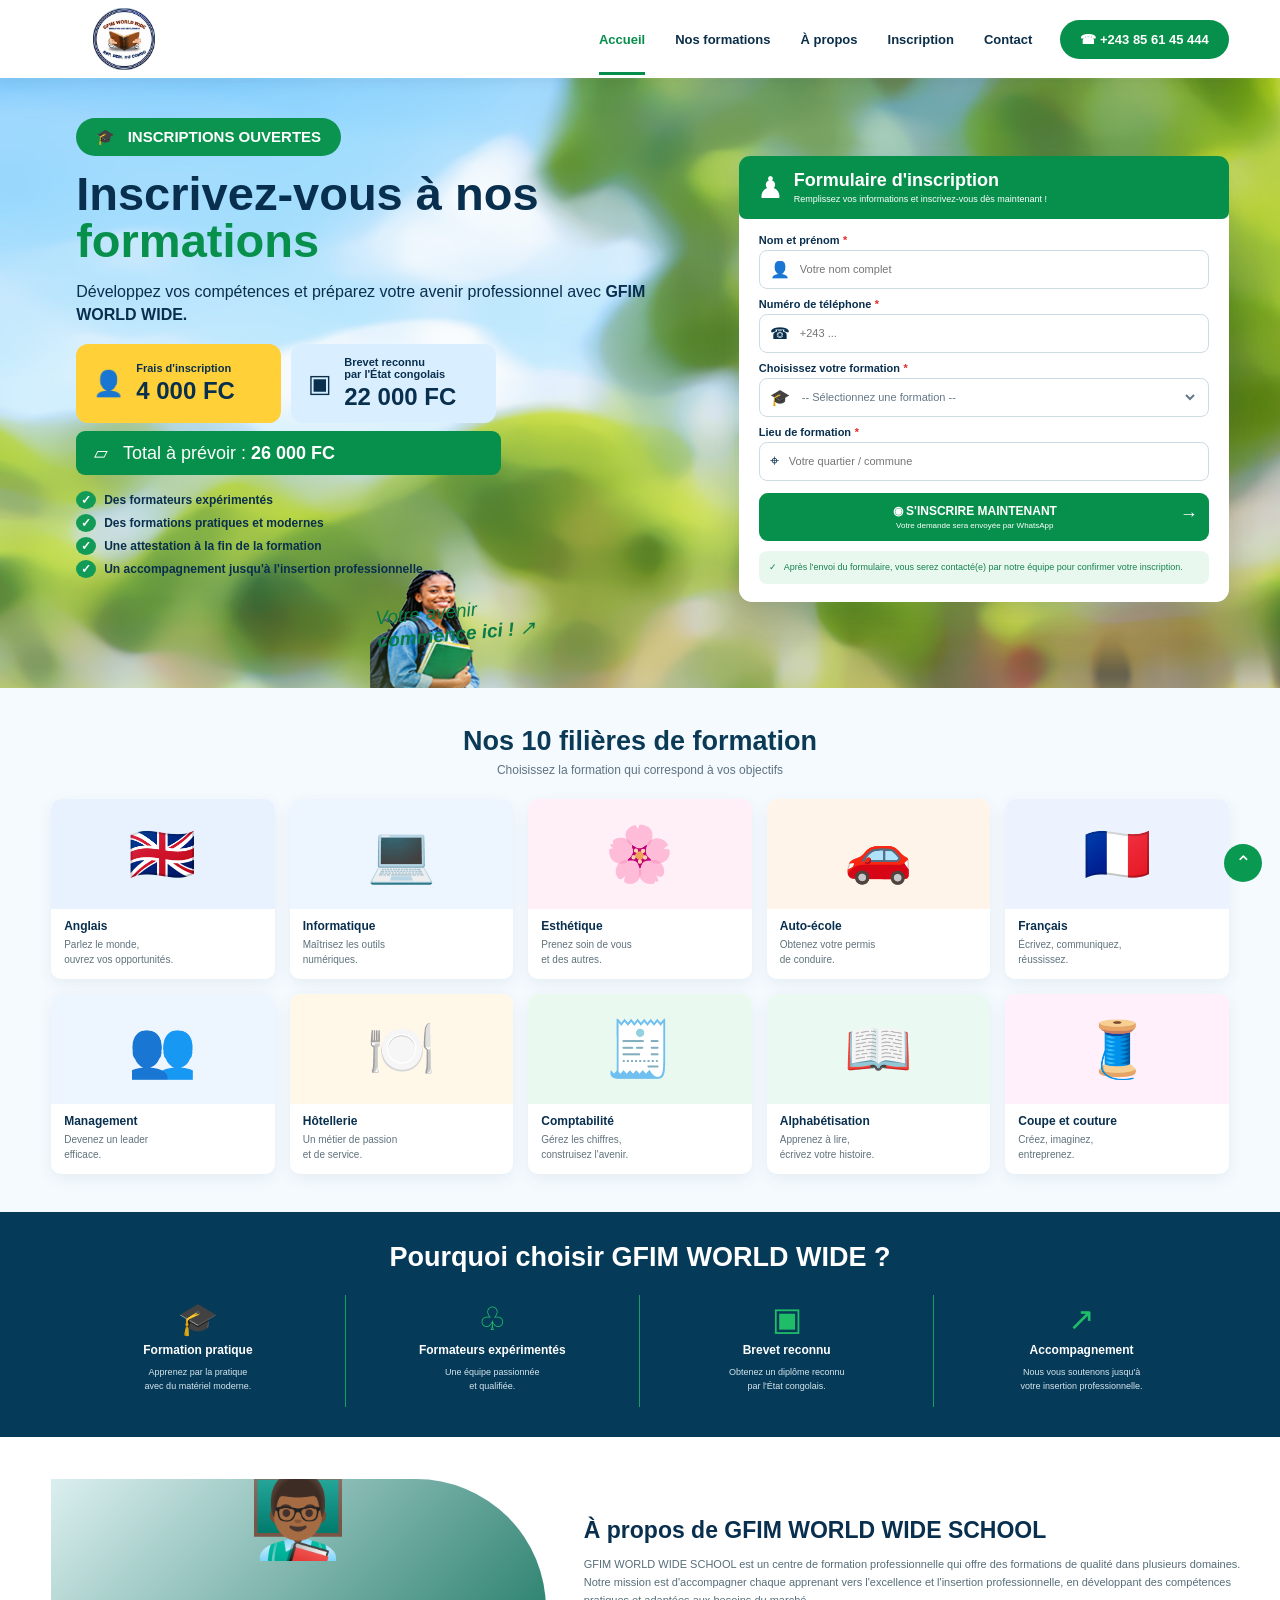
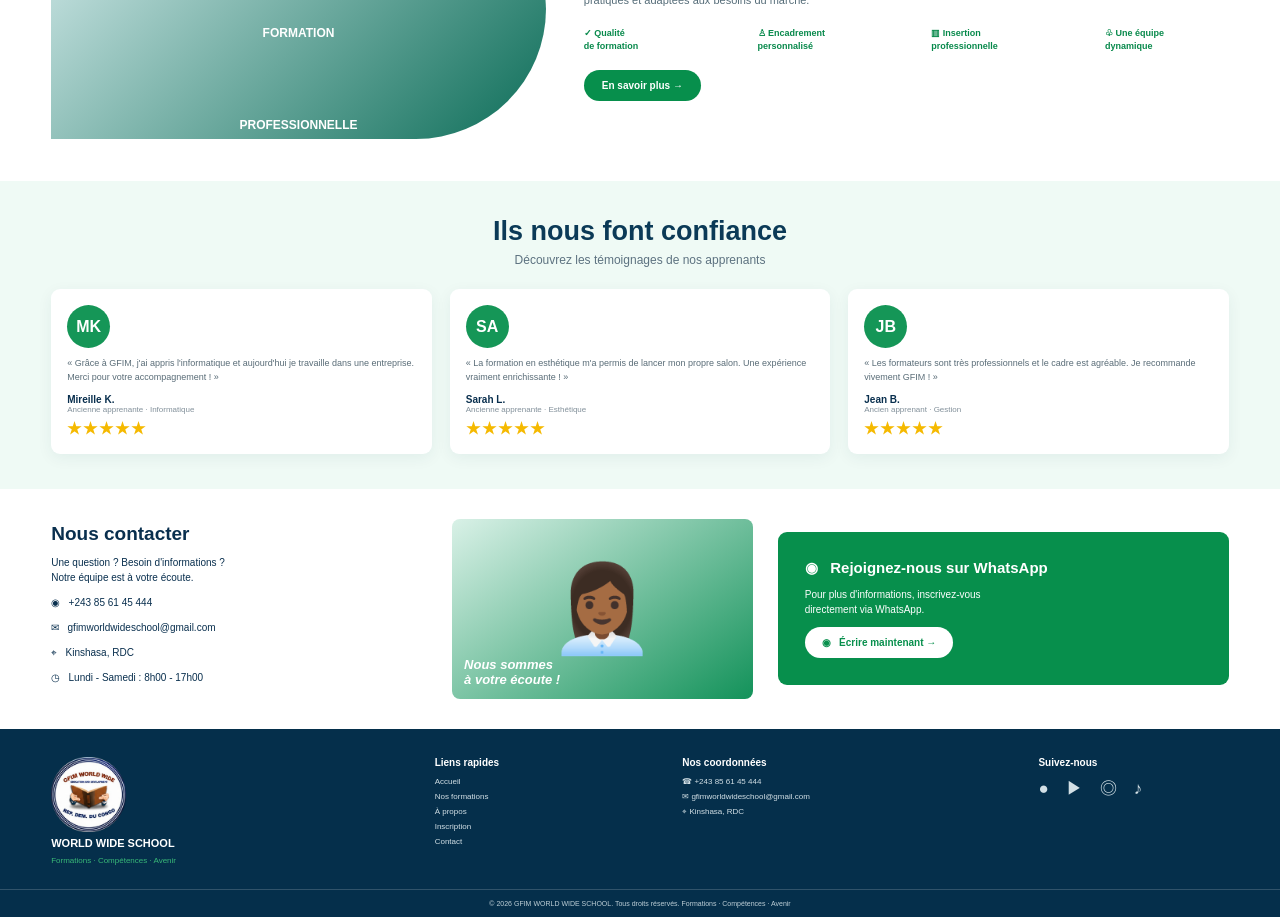
<file: inscription.html>
<!DOCTYPE html>
<html lang="fr">
<head>
<meta charset="UTF-8">
<meta name="viewport" content="width=device-width, initial-scale=1.0">
<title>GFIM WORLD WIDE SCHOOL — Inscription</title>
<link rel="stylesheet" href="css/style_Inscript.css">
</head>
<body>

<header class="header">
  <div class="container header-inner">
    <a href="#" class="logo">
      <img class="site-logo" src="assets/gfim-logo.png" alt="GFIM World Wide - Education and Development">
    </a>

    <nav>
      <a class="active" href="index.html">Accueil</a>
      <a href="#formations">Nos formations</a>
      <a href="#apropos">À propos</a>
      <a href="#inscription">Inscription</a>
      <a href="#contact">Contact</a>
    </nav>

    <a class="whatsapp-top" href="https://wa.me/243856145444" target="_blank">
      ☎ +243 85 61 45 444
    </a>

    <button class="menu" aria-label="Menu">☰</button>
  </div>
</header>

<main>
<section id="accueil" class="hero">
  <div class="hero-bg"></div>
  <div class="container hero-grid">

    <div class="hero-content">
      <div class="badge">🎓 &nbsp; INSCRIPTIONS OUVERTES</div>
      <h1>Inscrivez-vous à nos <span>formations</span></h1>
      <p class="intro">Développez vos compétences et préparez votre avenir professionnel avec <b>GFIM WORLD WIDE.</b></p>

      <div class="prices">
        <div class="price inscription-price">
          <div class="price-icon">👤</div>
          <div><small>Frais d'inscription</small><strong>4 000 FC</strong></div>
        </div>
        <div class="price brevet-price">
          <div class="price-icon">▣</div>
          <div><small>Brevet reconnu<br>par l'État congolais</small><strong>22 000 FC</strong></div>
        </div>
      </div>

      <div class="total">▱ &nbsp; Total à prévoir : <b>26 000 FC</b></div>

      <ul class="advantages">
        <li>Des formateurs expérimentés</li>
        <li>Des formations pratiques et modernes</li>
        <li>Une attestation à la fin de la formation</li>
        <li>Un accompagnement jusqu'à l'insertion professionnelle</li>
      </ul>

      <div class="future">Votre avenir<br><b>commence ici !</b> ↗</div>
    </div>

    <div class="form-card" id="inscription">
      <div class="form-title">
        <span>♟</span>
        <div>
          <h2>Formulaire d'inscription</h2>
          <p>Remplissez vos informations et inscrivez-vous dès maintenant !</p>
        </div>
      </div>

      <form id="registrationForm">
        <label>Nom et prénom <i>*</i></label>
        <div class="field"><span>👤</span><input id="name" required placeholder="Votre nom complet"></div>

        <label>Numéro de téléphone <i>*</i></label>
        <div class="field"><span>☎</span><input id="phone" required placeholder="+243 ..."></div>

        <label>Choisissez votre formation <i>*</i></label>
        <div class="field"><span>🎓</span>
          <select id="course" required>
            <option value="">-- Sélectionnez une formation --</option>
            <option>Anglais</option>
            <option>Informatique</option>
            <option>Esthétique</option>
            <option>Auto-école</option>
            <option>Français</option>
            <option>Management</option>
            <option>Hôtellerie</option>
            <option>Comptabilité</option>
            <option>Alphabétisation</option>
            <option>Coupe et couture</option>
          </select>
        </div>

        <label>Lieu de formation <i>*</i></label>
        <div class="field"><span>⌖</span><input id="location" required placeholder="Votre quartier / commune"></div>

        <button class="submit" type="submit">
          <span>◉</span> S'INSCRIRE MAINTENANT <b>→</b>
          <small>Votre demande sera envoyée par WhatsApp</small>
        </button>

        <div class="confirmation">
          ✓ &nbsp; Après l'envoi du formulaire, vous serez contacté(e) par notre équipe pour confirmer votre inscription.
        </div>
      </form>
    </div>
  </div>
</section>

<section id="formations" class="formations">
  <div class="container">
    <div class="section-heading">
      <h2>Nos 10 filières de formation</h2>
      <p>Choisissez la formation qui correspond à vos objectifs</p>
    </div>

    <div class="courses">
      <article><div class="course-img english">🇬🇧</div><h3>Anglais</h3><p>Parlez le monde,<br>ouvrez vos opportunités.</p></article>
      <article><div class="course-img computer">💻</div><h3>Informatique</h3><p>Maîtrisez les outils<br>numériques.</p></article>
      <article><div class="course-img beauty">🌸</div><h3>Esthétique</h3><p>Prenez soin de vous<br>et des autres.</p></article>
      <article><div class="course-img driving">🚗</div><h3>Auto-école</h3><p>Obtenez votre permis<br>de conduire.</p></article>
      <article><div class="course-img french">🇫🇷</div><h3>Français</h3><p>Écrivez, communiquez,<br>réussissez.</p></article>
      <article><div class="course-img management">👥</div><h3>Management</h3><p>Devenez un leader<br>efficace.</p></article>
      <article><div class="course-img hotel">🍽️</div><h3>Hôtellerie</h3><p>Un métier de passion<br>et de service.</p></article>
      <article><div class="course-img accounting">🧾</div><h3>Comptabilité</h3><p>Gérez les chiffres,<br>construisez l'avenir.</p></article>
      <article><div class="course-img literacy">📖</div><h3>Alphabétisation</h3><p>Apprenez à lire,<br>écrivez votre histoire.</p></article>
      <article><div class="course-img sewing">🧵</div><h3>Coupe et couture</h3><p>Créez, imaginez,<br>entreprenez.</p></article>
    </div>
  </div>
</section>

<section class="why">
  <div class="container">
    <div class="section-heading light"><h2>Pourquoi choisir GFIM WORLD WIDE ?</h2></div>
    <div class="why-grid">
      <div><span>🎓</span><h3>Formation pratique</h3><p>Apprenez par la pratique<br>avec du matériel moderne.</p></div>
      <div><span>♧</span><h3>Formateurs expérimentés</h3><p>Une équipe passionnée<br>et qualifiée.</p></div>
      <div><span>▣</span><h3>Brevet reconnu</h3><p>Obtenez un diplôme reconnu<br>par l'État congolais.</p></div>
      <div><span>↗</span><h3>Accompagnement</h3><p>Nous vous soutenons jusqu'à<br>votre insertion professionnelle.</p></div>
    </div>
  </div>
</section>

<section id="apropos" class="about">
  <div class="container about-grid">
    <div class="about-photo"><div class="fake-photo">👨🏾‍🏫<br><small>FORMATION<br>PROFESSIONNELLE</small></div></div>
    <div>
      <h2>À propos de GFIM WORLD WIDE SCHOOL</h2>
      <p>GFIM WORLD WIDE SCHOOL est un centre de formation professionnelle qui offre des formations de qualité dans plusieurs domaines. Notre mission est d'accompagner chaque apprenant vers l'excellence et l'insertion professionnelle, en développant des compétences pratiques et adaptées aux besoins du marché.</p>
      <div class="about-points"><span>✓ Qualité<br>de formation</span><span>♙ Encadrement<br>personnalisé</span><span>▥ Insertion<br>professionnelle</span><span>♧ Une équipe<br>dynamique</span></div>
      <a class="green-button" href="#contact">En savoir plus →</a>
    </div>
  </div>
</section>

<section class="testimonials">
  <div class="container">
    <div class="section-heading"><h2>Ils nous font confiance</h2><p>Découvrez les témoignages de nos apprenants</p></div>
    <div class="testimonial-grid">
      <article><div class="avatar">MK</div><p>« Grâce à GFIM, j'ai appris l'informatique et aujourd'hui je travaille dans une entreprise. Merci pour votre accompagnement ! »</p><b>Mireille K.</b><small>Ancienne apprenante · Informatique</small><strong>★★★★★</strong></article>
      <article><div class="avatar">SA</div><p>« La formation en esthétique m'a permis de lancer mon propre salon. Une expérience vraiment enrichissante ! »</p><b>Sarah L.</b><small>Ancienne apprenante · Esthétique</small><strong>★★★★★</strong></article>
      <article><div class="avatar">JB</div><p>« Les formateurs sont très professionnels et le cadre est agréable. Je recommande vivement GFIM ! »</p><b>Jean B.</b><small>Ancien apprenant · Gestion</small><strong>★★★★★</strong></article>
    </div>
  </div>
</section>

<section id="contact" class="contact">
  <div class="container contact-grid">
    <div>
      <h2>Nous contacter</h2>
      <p>Une question ? Besoin d'informations ?<br>Notre équipe est à votre écoute.</p>
      <p>◉ &nbsp; +243 85 61 45 444</p>
      <p>✉ &nbsp; gfimworldwideschool@gmail.com</p>
      <p>⌖ &nbsp; Kinshasa, RDC</p>
      <p>◷ &nbsp; Lundi - Samedi : 8h00 - 17h00</p>
    </div>
    <div class="contact-photo">👩🏾‍💼<span>Nous sommes<br>à votre écoute !</span></div>
    <div class="wa-box">
      <h3>◉ &nbsp; Rejoignez-nous sur WhatsApp</h3>
      <p>Pour plus d'informations, inscrivez-vous<br>directement via WhatsApp.</p>
      <a href="https://wa.me/243856145444" target="_blank">◉ &nbsp; Écrire maintenant →</a>
    </div>
  </div>
</section>
</main>

<footer>
  <div class="container footer-grid">
    <div><img class="footer-site-logo" src="assets/gfim-logo.png" alt="GFIM World Wide"><strong>WORLD WIDE SCHOOL</strong><small>Formations · Compétences · Avenir</small></div>
    <div><h4>Liens rapides</h4><a href="#accueil">Accueil</a><a href="#formations">Nos formations</a><a href="#apropos">À propos</a><a href="#inscription">Inscription</a><a href="#contact">Contact</a></div>
    <div><h4>Nos coordonnées</h4><p>☎ +243 85 61 45 444</p><p>✉ gfimworldwideschool@gmail.com</p><p>⌖ Kinshasa, RDC</p></div>
    <div><h4>Suivez-nous</h4><p class="social">●　▶　◎　♪</p></div>
  </div>
  <div class="copyright">© 2026 GFIM WORLD WIDE SCHOOL. Tous droits réservés. <span>Formations · Compétences · Avenir</span></div>
</footer>

<button class="up" onclick="window.scrollTo({top:0,behavior:'smooth'})">⌃</button>
<script src="js/script_inscript.js"></script>
</body>
</html>
</file>
<file: css/style_Inscript.css>
*{box-sizing:border-box}html{scroll-behavior:smooth}body{margin:0;font-family:Arial,Helvetica,sans-serif;color:#092f4e;background:#fff}.container{width:min(1180px,92%);margin:auto}.header{height:78px;background:#fff;box-shadow:0 2px 15px #001e3518;position:sticky;top:0;z-index:100}.header-inner{height:100%;display:flex;align-items:center;gap:28px}.logo{display:flex;align-items:center;gap:8px;text-decoration:none;color:#0a3150;line-height:1}.logo-icon{font-size:34px}.logo b{display:block;font-size:24px}.logo strong{display:block;font-size:12px}.logo small{display:block;color:#119253;font-size:8px;margin-top:3px}.header nav{margin-left:auto;display:flex;gap:30px}.header nav a{color:#0b2e49;text-decoration:none;font-weight:700;font-size:13px;padding:29px 0 25px}.header nav a.active,.header nav a:hover{color:#078d4c;border-bottom:3px solid #078d4c}.whatsapp-top{background:#07904b;color:#fff;padding:12px 20px;border-radius:30px;text-decoration:none;font-size:13px;font-weight:bold}.menu{display:none;border:0;background:none;font-size:28px}.hero{position:relative;overflow:hidden;background:#edf8f0;min-height:610px}.hero-bg{position:absolute;inset:0;background-image: url("../assets/bac.jpg")}.hero-grid{position:relative;display:grid;grid-template-columns:1fr 490px;gap:55px;align-items:center;padding:40px 0}.hero-content{padding-left:25px}.badge{display:inline-block;background:#0b9350;color:#fff;border-radius:24px;padding:10px 20px;font-size:15px;font-weight:800}.hero h1{font-size:47px;line-height:1;margin:14px 0;color:#092f4e}.hero h1 span{color:#07904b}.intro{font-size:16px;line-height:1.45;max-width:600px}.prices{display:flex;gap:10px;margin-top:18px}.price{display:flex;align-items:center;gap:12px;padding:12px 17px;border-radius:12px;min-width:205px}.inscription-price{background:#ffd037}.brevet-price{background:#d9efff}.price-icon{font-size:25px}.price small{display:block;font-size:11px;font-weight:bold}.price strong{display:block;font-size:24px;margin-top:3px}.total{margin-top:8px;max-width:425px;background:#07904b;color:#fff;padding:11px 18px;border-radius:9px;font-size:18px}.advantages{list-style:none;padding:0;margin:18px 0}.advantages li{margin:9px 0;font-size:12px;font-weight:600}.advantages li:before{content:"✓";background:#119b56;color:white;border-radius:50%;padding:2px 5px;margin-right:8px}.future{margin-left:300px;color:#087d49;font-size:19px;font-style:italic;transform:rotate(-5deg)}.form-card{background:#fff;border-radius:13px;padding:0 20px 18px;box-shadow:0 12px 35px #003d2926}.form-title{margin:0 -20px 15px;background:#078f4c;color:#fff;padding:14px 18px;border-radius:11px 11px 7px 7px;display:flex;gap:10px;align-items:center}.form-title>span{font-size:30px}.form-title h2{font-size:18px;margin:0}.form-title p{font-size:9px;margin:3px 0 0}.form-card label{display:block;font-size:11px;font-weight:bold;margin:9px 0 4px}.form-card label i{color:#e52c2c}.field{height:39px;border:1px solid #ccdbe4;border-radius:8px;display:flex;align-items:center;padding:0 10px;gap:8px}.field input,.field select{border:0;outline:0;width:100%;font-size:11px;color:#637787;background:transparent}.submit{width:100%;border:0;border-radius:9px;background:#078f4c;color:#fff;padding:11px;font-size:12px;font-weight:bold;margin-top:12px;cursor:pointer}.submit b{float:right;font-size:18px}.submit small{display:block;font-size:8px;font-weight:normal;margin-top:3px}.confirmation{margin-top:10px;background:#e9f8ee;color:#16804e;padding:10px;border-radius:8px;font-size:9px;line-height:1.45}.formations{background:#f5faff;padding:38px 0}.section-heading{text-align:center;margin-bottom:22px}.section-heading h2{font-size:27px;margin:0 0 6px;color:#0b3a57}.section-heading p{font-size:12px;color:#5d7280;margin:0}.courses{display:grid;grid-template-columns:repeat(5,1fr);gap:15px}.courses article{background:#fff;border-radius:10px;overflow:hidden;box-shadow:0 5px 16px #0a405012;padding-bottom:12px}.course-img{height:110px;display:flex;align-items:center;justify-content:center;font-size:55px;background:#eef5fa}.english{background:#e8f2ff}.computer{background:#edf5ff}.beauty{background:#fff0f7}.driving{background:#fff4ea}.french{background:#edf2ff}.management{background:#edf5ff}.hotel{background:#fff8e9}.accounting{background:#eaf9ef}.literacy{background:#eaf9f2}.sewing{background:#fff0fb}.courses h3{font-size:12px;margin:10px 13px 5px}.courses p{font-size:10px;line-height:1.45;color:#60727c;margin:0 13px}.why{background:#063a59;color:#fff;padding:30px 0}.light h2{color:#fff}.why-grid{display:grid;grid-template-columns:repeat(4,1fr)}.why-grid>div{text-align:center;padding:5px 20px;border-right:1px solid #16a05d}.why-grid>div:last-child{border:0}.why-grid span{font-size:32px;color:#20bd69}.why-grid h3{font-size:12px;margin:5px 0}.why-grid p{font-size:9px;line-height:1.5;color:#d6e6ed}.about{padding:42px 0}.about-grid{display:grid;grid-template-columns:42% 58%;align-items:center;gap:38px}.about-photo{height:260px;border-radius:0 130px 130px 0;overflow:hidden;background:linear-gradient(135deg,#dbeff0,#0c6d58);display:flex;align-items:center;justify-content:center}.fake-photo{font-size:80px;text-align:center;color:#fff}.fake-photo small{font-size:12px;font-weight:bold}.about h2{font-size:23px;margin:0 0 9px}.about p{font-size:11px;line-height:1.65;color:#566d79}.about-points{display:grid;grid-template-columns:repeat(4,1fr);gap:12px;margin:18px 0}.about-points span{font-size:9px;color:#07894b;font-weight:bold;line-height:1.4}.green-button{display:inline-block;background:#078f4c;color:#fff;text-decoration:none;padding:10px 18px;border-radius:22px;font-size:10px;font-weight:bold}.testimonials{background:#effaf5;padding:35px 0}.testimonial-grid{display:grid;grid-template-columns:repeat(3,1fr);gap:18px}.testimonial-grid article{background:#fff;padding:16px;border-radius:9px;box-shadow:0 4px 15px #0a405010}.avatar{width:43px;height:43px;border-radius:50%;background:#159657;color:#fff;display:flex;align-items:center;justify-content:center;font-weight:bold}.testimonial-grid p{font-size:9px;line-height:1.55;color:#596c77}.testimonial-grid b,.testimonial-grid small,.testimonial-grid strong{display:block}.testimonial-grid b{font-size:10px}.testimonial-grid small{font-size:8px;color:#82909a}.testimonial-grid strong{color:#f5b900;letter-spacing:2px;margin-top:5px}.contact{padding:30px 0}.contact-grid{display:grid;grid-template-columns:1fr .8fr 1.2fr;gap:25px;align-items:center}.contact h2{font-size:19px;margin:0 0 7px}.contact p{font-size:10px;line-height:1.5}.contact-photo{height:180px;border-radius:8px;background:linear-gradient(145deg,#d9f1e7,#13925a);display:flex;align-items:center;justify-content:center;font-size:85px;position:relative}.contact-photo span{position:absolute;bottom:12px;left:12px;color:#fff;font-size:13px;font-weight:bold;font-style:italic}.wa-box{background:#078f4c;color:#fff;padding:27px;border-radius:9px}.wa-box h3{font-size:15px;margin:0}.wa-box p{font-size:10px;line-height:1.5}.wa-box a{display:inline-block;background:#fff;color:#078f4c;padding:10px 17px;border-radius:22px;text-decoration:none;font-size:10px;font-weight:bold}footer{background:#052f4b;color:#fff;padding-top:28px}.footer-grid{display:grid;grid-template-columns:1.3fr .8fr 1.2fr .7fr;gap:30px;padding-bottom:22px}.footer-logo{font-size:24px}.footer-grid>div>strong{display:block;font-size:11px}.footer-grid small{color:#39b978;font-size:8px}.footer-grid h4{font-size:10px;margin:0 0 9px}.footer-grid a,.footer-grid p{display:block;color:#d3e0e6;text-decoration:none;font-size:8px;margin:6px 0}.social{font-size:17px!important}.copyright{border-top:1px solid #31536a;text-align:center;padding:10px;font-size:7px;color:#bfd0d8}.up{position:fixed;right:18px;bottom:18px;width:38px;height:38px;border:0;border-radius:50%;background:#0a9951;color:#fff;font-size:20px}@media(max-width:950px){.header nav{display:none}.menu{display:block;margin-left:auto}.whatsapp-top{display:none}.hero-grid{grid-template-columns:1fr}.form-card{max-width:600px;margin:auto}.courses{grid-template-columns:repeat(2,1fr)}.about-grid,.contact-grid{grid-template-columns:1fr}.about-photo{border-radius:20px}.why-grid{grid-template-columns:repeat(2,1fr);gap:20px}.why-grid>div{border:0}.footer-grid{grid-template-columns:repeat(2,1fr)}}@media(max-width:560px){.hero h1{font-size:35px}.hero-content{padding-left:0}.prices{flex-direction:column}.price{width:100%}.future{margin-left:180px}.courses{grid-template-columns:1fr}.testimonial-grid{grid-template-columns:1fr}.about-points{grid-template-columns:repeat(2,1fr)}.why-grid{grid-template-columns:1fr}.footer-grid{grid-template-columns:1fr 1fr}.header{height:65px}.logo b{font-size:19px}.logo strong{font-size:10px}}
/* Logo officiel GFIM World Wide */
.site-logo{display:block;width:145px;height:62px;object-fit:contain;object-position:center}
.footer-site-logo{display:block;width:150px;height:75px;object-fit:contain;object-position:left center;margin-bottom:5px}
@media(max-width:560px){.site-logo{width:118px;height:54px}.footer-site-logo{width:135px;height:68px}}
</file>
